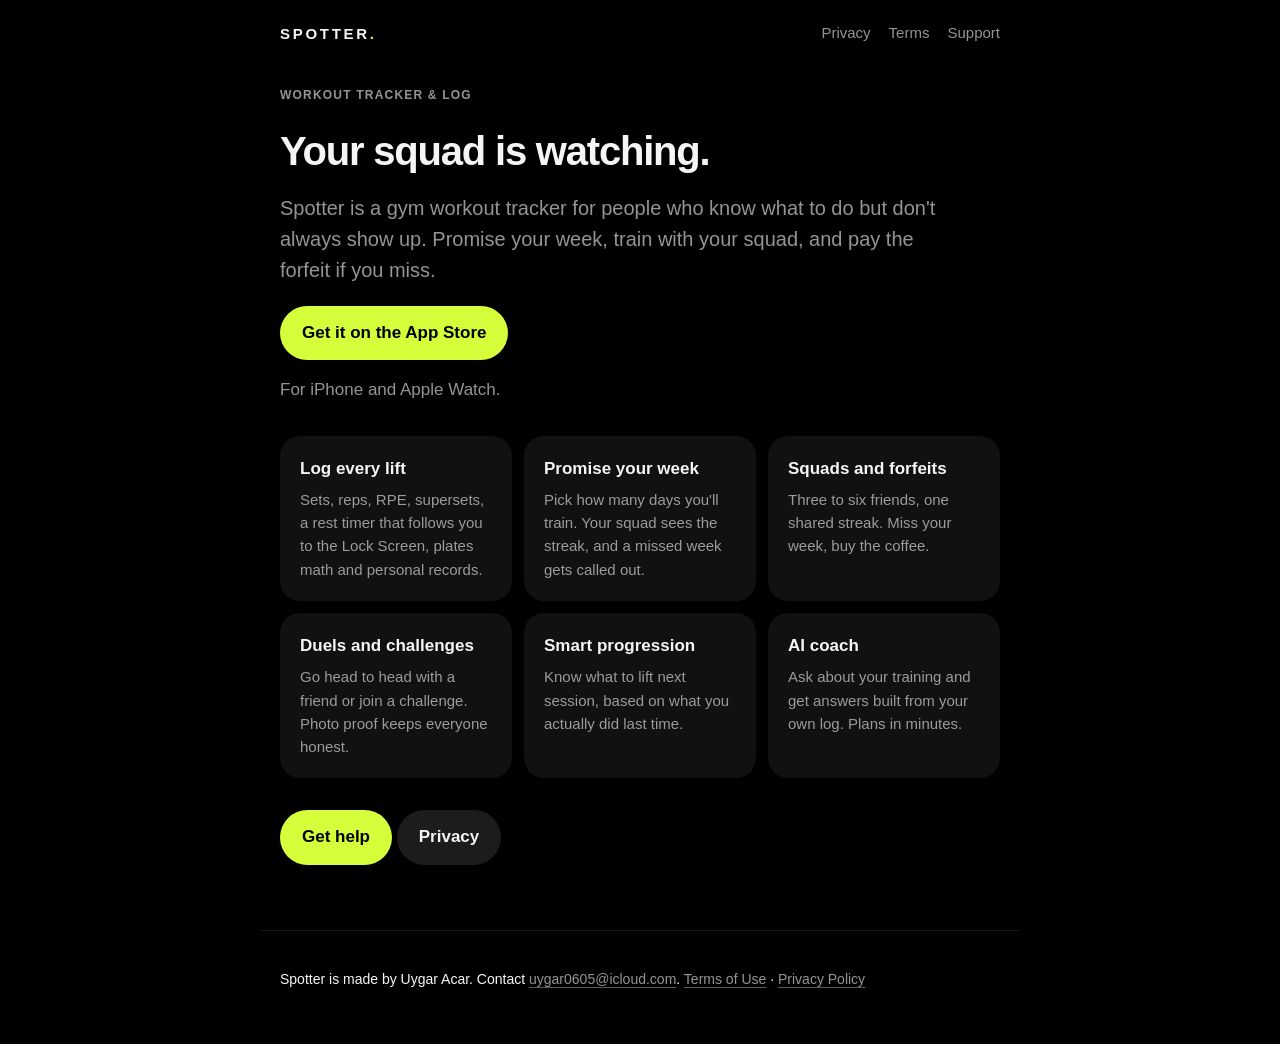
<file: index.html>
<!doctype html>
<html lang="en">
<head>
<meta charset="utf-8">
<meta name="viewport" content="width=device-width, initial-scale=1">
<title>Spotter: Workout Tracker &amp; Log</title>
<meta name="description" content="Spotter is a gym workout tracker with a squad behind you: log every lift, promise your week, and let your friends hold you to it.">
<meta name="apple-itunes-app" content="app-id=6831641586">
<meta property="og:type" content="website">
<meta property="og:site_name" content="Spotter">
<meta property="og:title" content="Spotter: Workout Tracker &amp; Log">
<meta property="og:description" content="Promise your week, train with your squad, and hold each other to it. For iPhone and Apple Watch.">
<meta property="og:url" content="https://uygaracar.github.io/spotter-site/">
<meta property="og:image" content="https://uygaracar.github.io/spotter-site/og.png">
<meta property="og:image:width" content="1200">
<meta property="og:image:height" content="630">
<meta property="og:image:alt" content="Spotter: your squad is watching. The app on two iPhones.">
<meta name="twitter:card" content="summary_large_image">
<meta name="twitter:title" content="Spotter: Workout Tracker &amp; Log">
<meta name="twitter:description" content="Promise your week, train with your squad, and hold each other to it.">
<meta name="twitter:image" content="https://uygaracar.github.io/spotter-site/og.png">
<link rel="apple-touch-icon" href="https://uygaracar.github.io/spotter-site/apple-touch-icon.png">
<link rel="icon" type="image/png" href="https://uygaracar.github.io/spotter-site/favicon.png">
<link rel="stylesheet" href="style.css">
</head>
<body>
<header class="bar"><a class="brand" href="./">SPOTTER<span>.</span></a>
<nav><a href="privacy/">Privacy</a><a href="terms/">Terms</a><a href="support/">Support</a></nav></header>
<main>
<div class="invite" id="invite" hidden>
  <p class="invite-title"><span id="invite-handle"></span> uses Spotter. Hold them to it.</p>
  <p><a class="button" href="https://apps.apple.com/app/id6831641586">Get Spotter on the App Store</a> <a class="button secondary" id="invite-open" href="#">Open their profile</a></p>
  <p class="muted">Have Spotter already? "Open their profile" takes you straight to them.</p>
</div>
<p class="eyebrow">Workout tracker &amp; log</p>
<h1>Your squad is watching.</h1>
<p class="lead">Spotter is a gym workout tracker for people who know what to do but don't always show up. Promise your week, train with your squad, and pay the forfeit if you miss.</p>
<p><a class="button" href="https://apps.apple.com/app/id6831641586">Get it on the App Store</a></p>
<p class="muted">For iPhone and Apple Watch.</p>
<div class="cards">
  <div class="card"><h3>Log every lift</h3><p>Sets, reps, RPE, supersets, a rest timer that follows you to the Lock Screen, plates math and personal records.</p></div>
  <div class="card"><h3>Promise your week</h3><p>Pick how many days you'll train. Your squad sees the streak, and a missed week gets called out.</p></div>
  <div class="card"><h3>Squads and forfeits</h3><p>Three to six friends, one shared streak. Miss your week, buy the coffee.</p></div>
  <div class="card"><h3>Duels and challenges</h3><p>Go head to head with a friend or join a challenge. Photo proof keeps everyone honest.</p></div>
  <div class="card"><h3>Smart progression</h3><p>Know what to lift next session, based on what you actually did last time.</p></div>
  <div class="card"><h3>AI coach</h3><p>Ask about your training and get answers built from your own log. Plans in minutes.</p></div>
</div>
<p><a class="button" href="support/">Get help</a> <a class="button secondary" href="privacy/">Privacy</a></p>
</main>
<footer><p>Spotter is made by Uygar Acar. Contact <a href="mailto:uygar0605@icloud.com">uygar0605@icloud.com</a>. <a href="terms/">Terms of Use</a> · <a href="privacy/">Privacy Policy</a></p></footer>
<script>
// A shared link looks like ?u=<handle>. Show who sent it; anything that isn't a valid handle is ignored.
(function () {
  var handle = new URLSearchParams(location.search).get("u") || "";
  if (!/^[a-z0-9][a-z0-9._]{1,18}[a-z0-9]$/.test(handle)) return;
  document.getElementById("invite-handle").textContent = "@" + handle;
  document.getElementById("invite-open").href = "spotter://u/" + handle;
  document.getElementById("invite").hidden = false;
})();
</script>
</body>
</html>
</file>
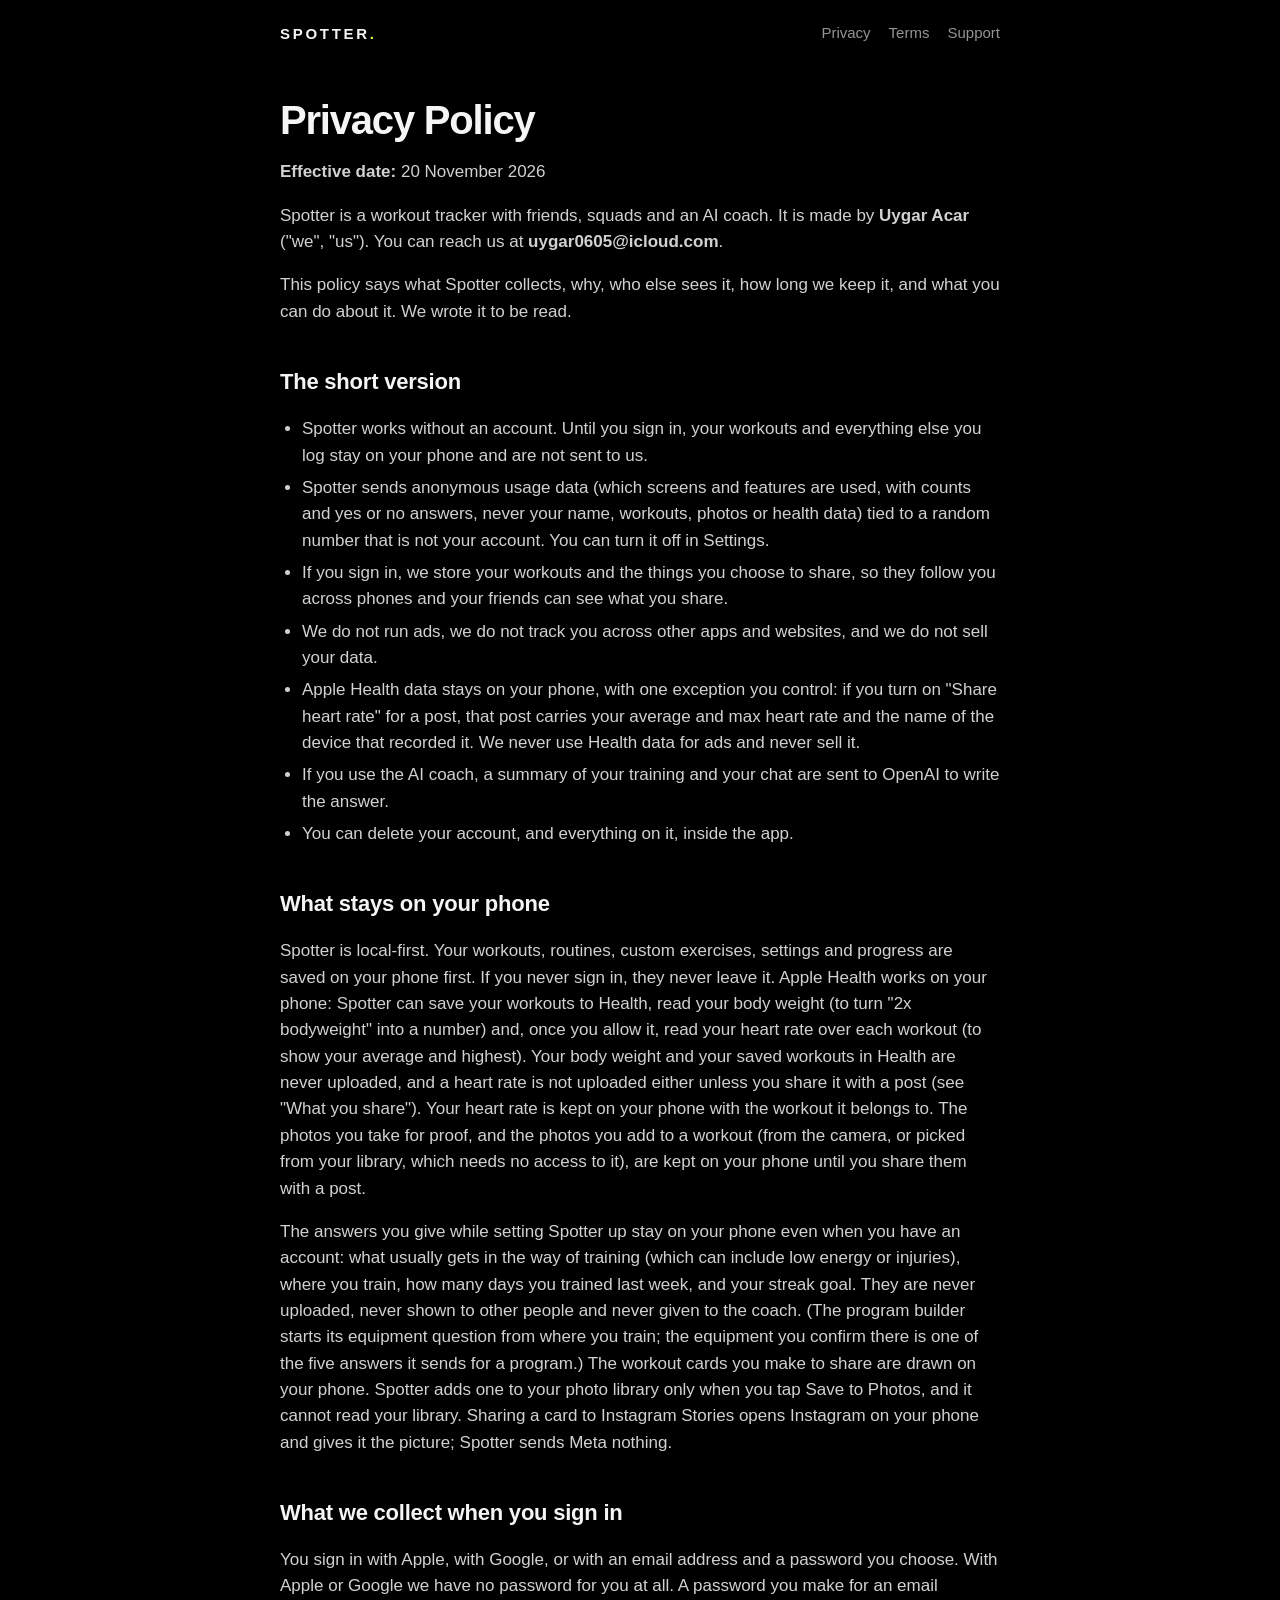
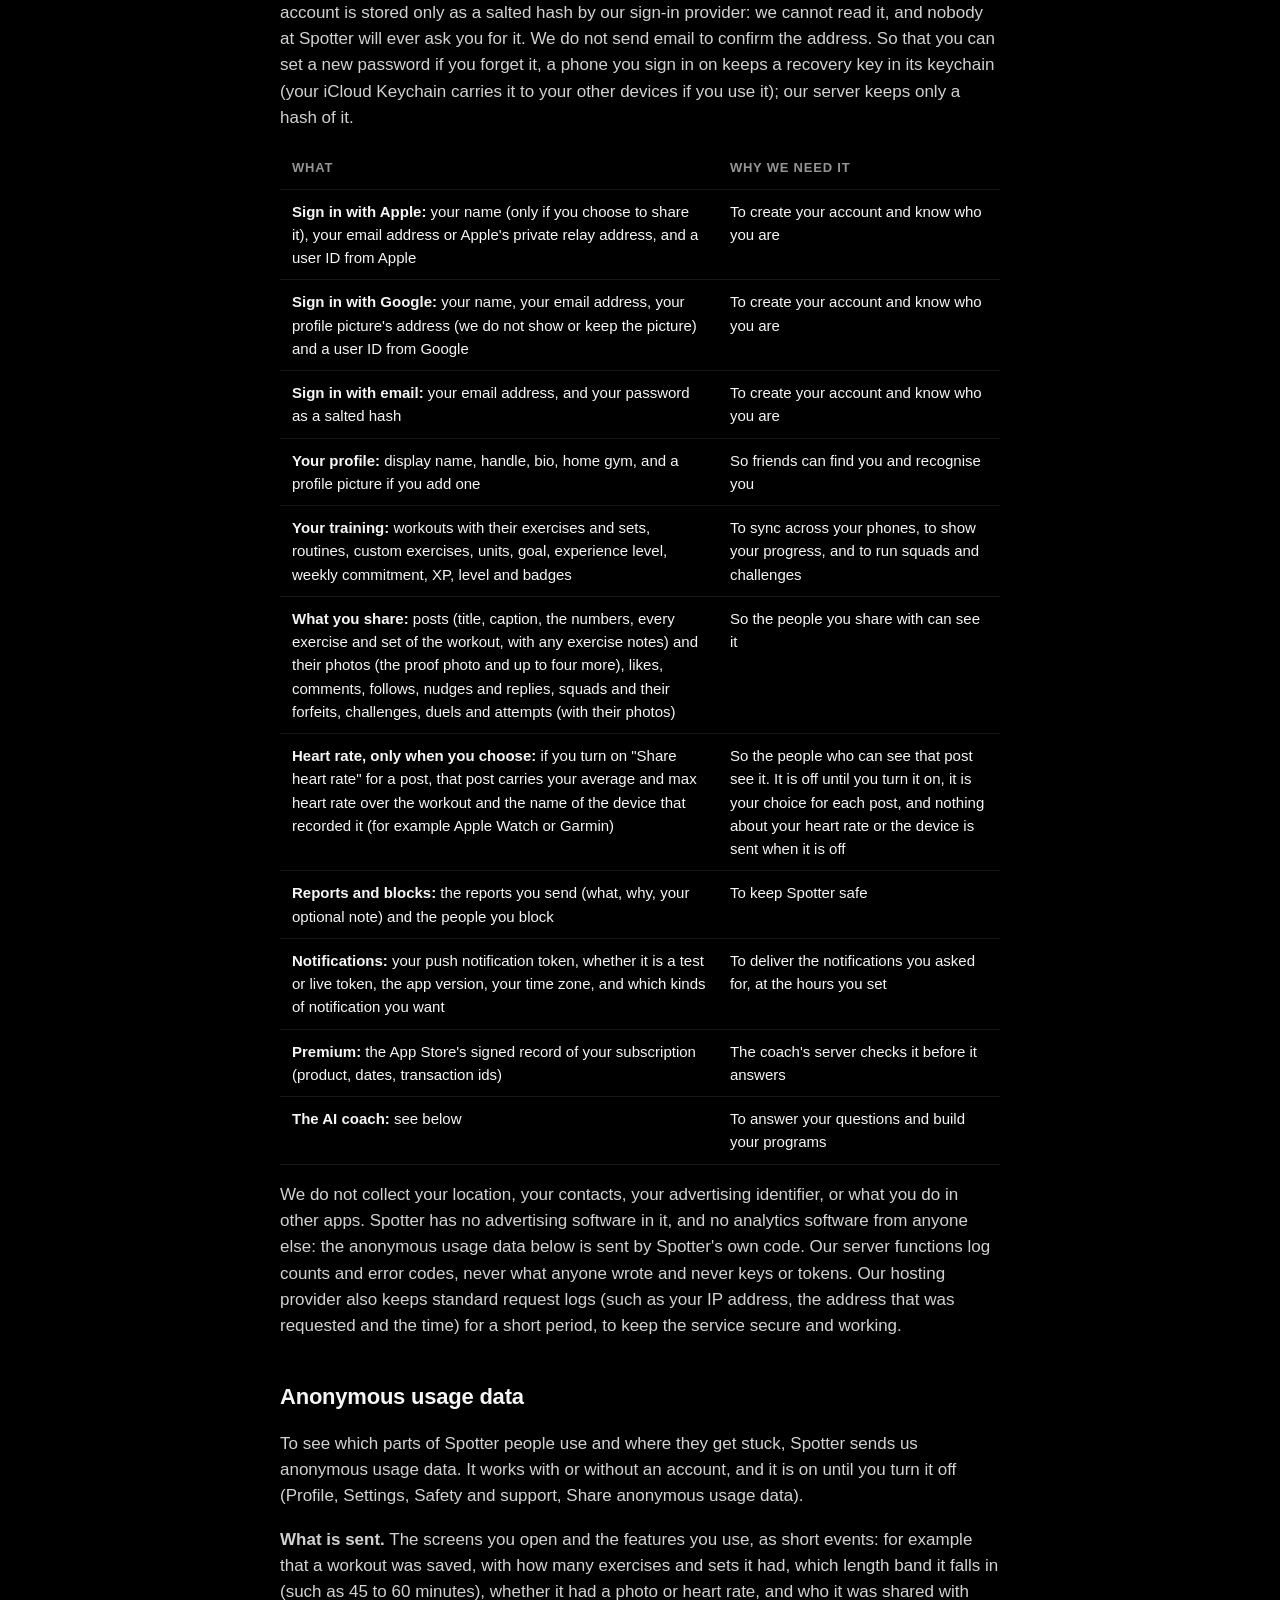
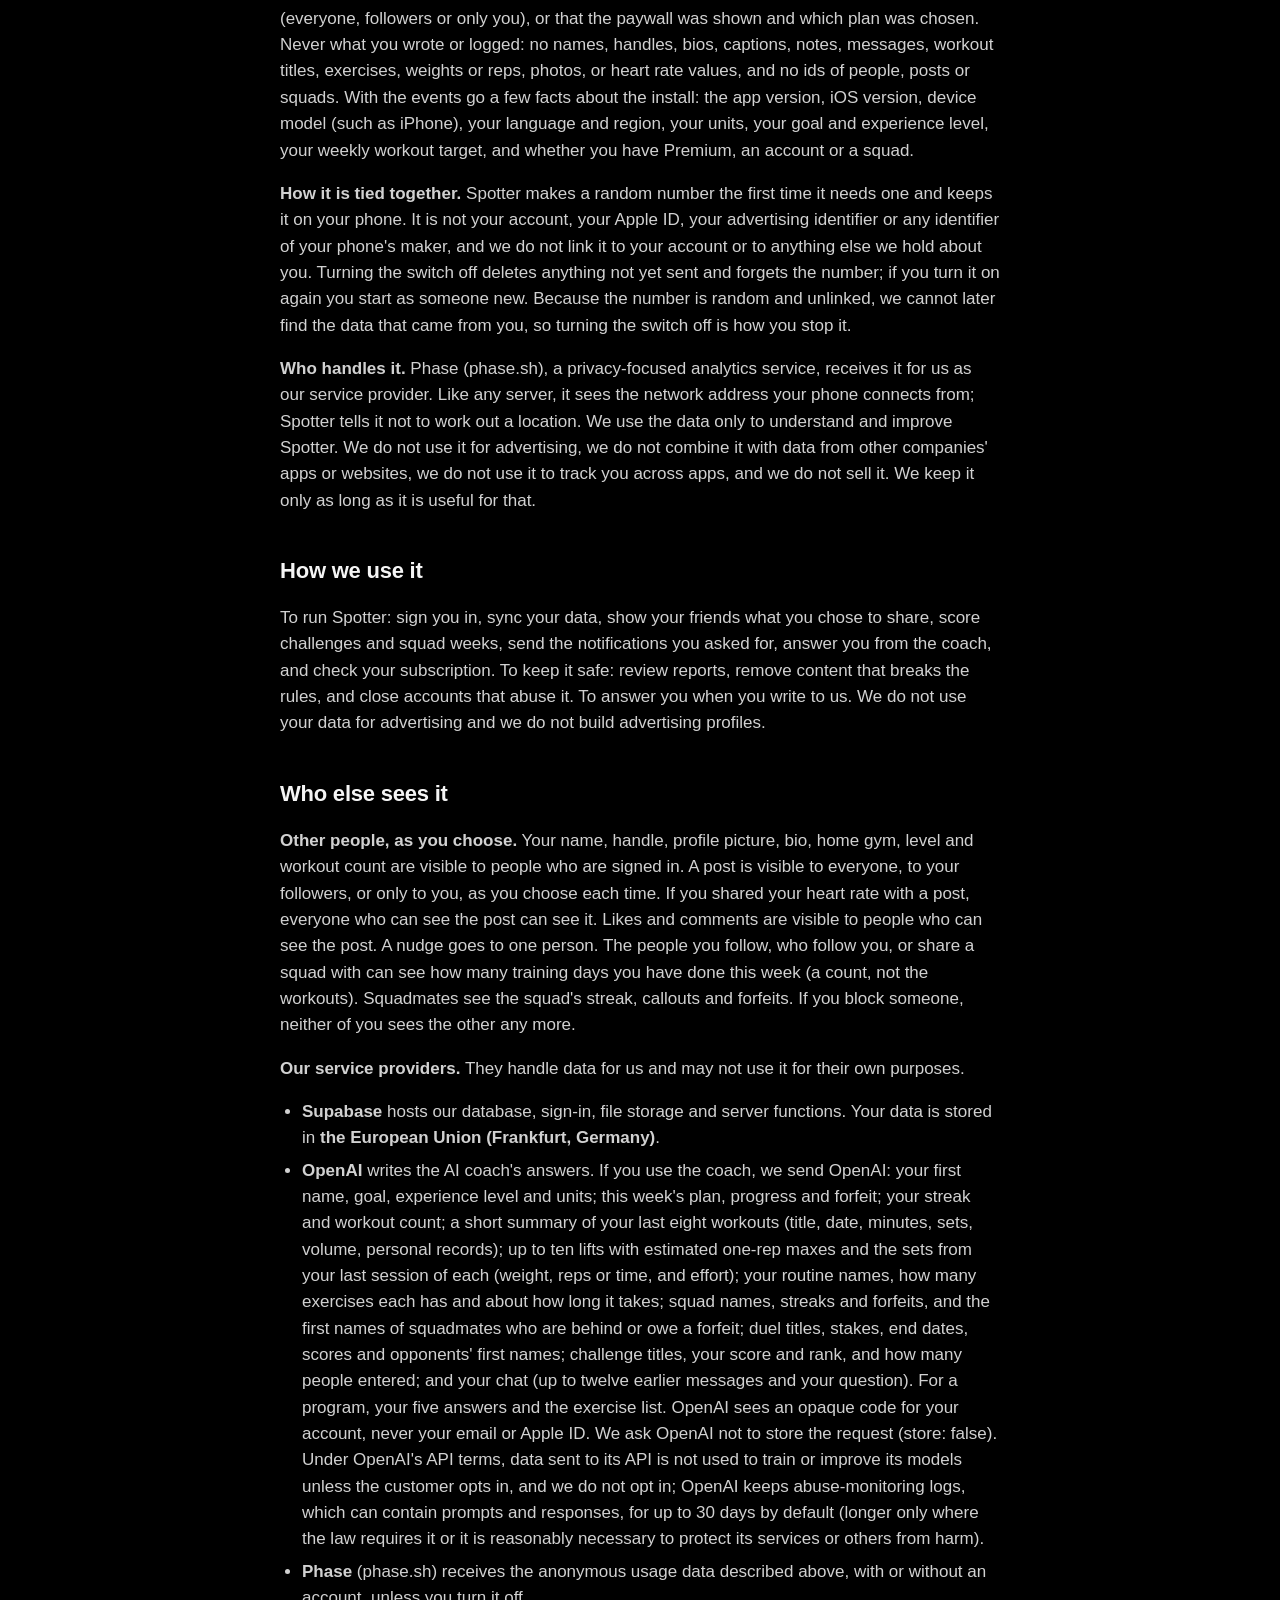
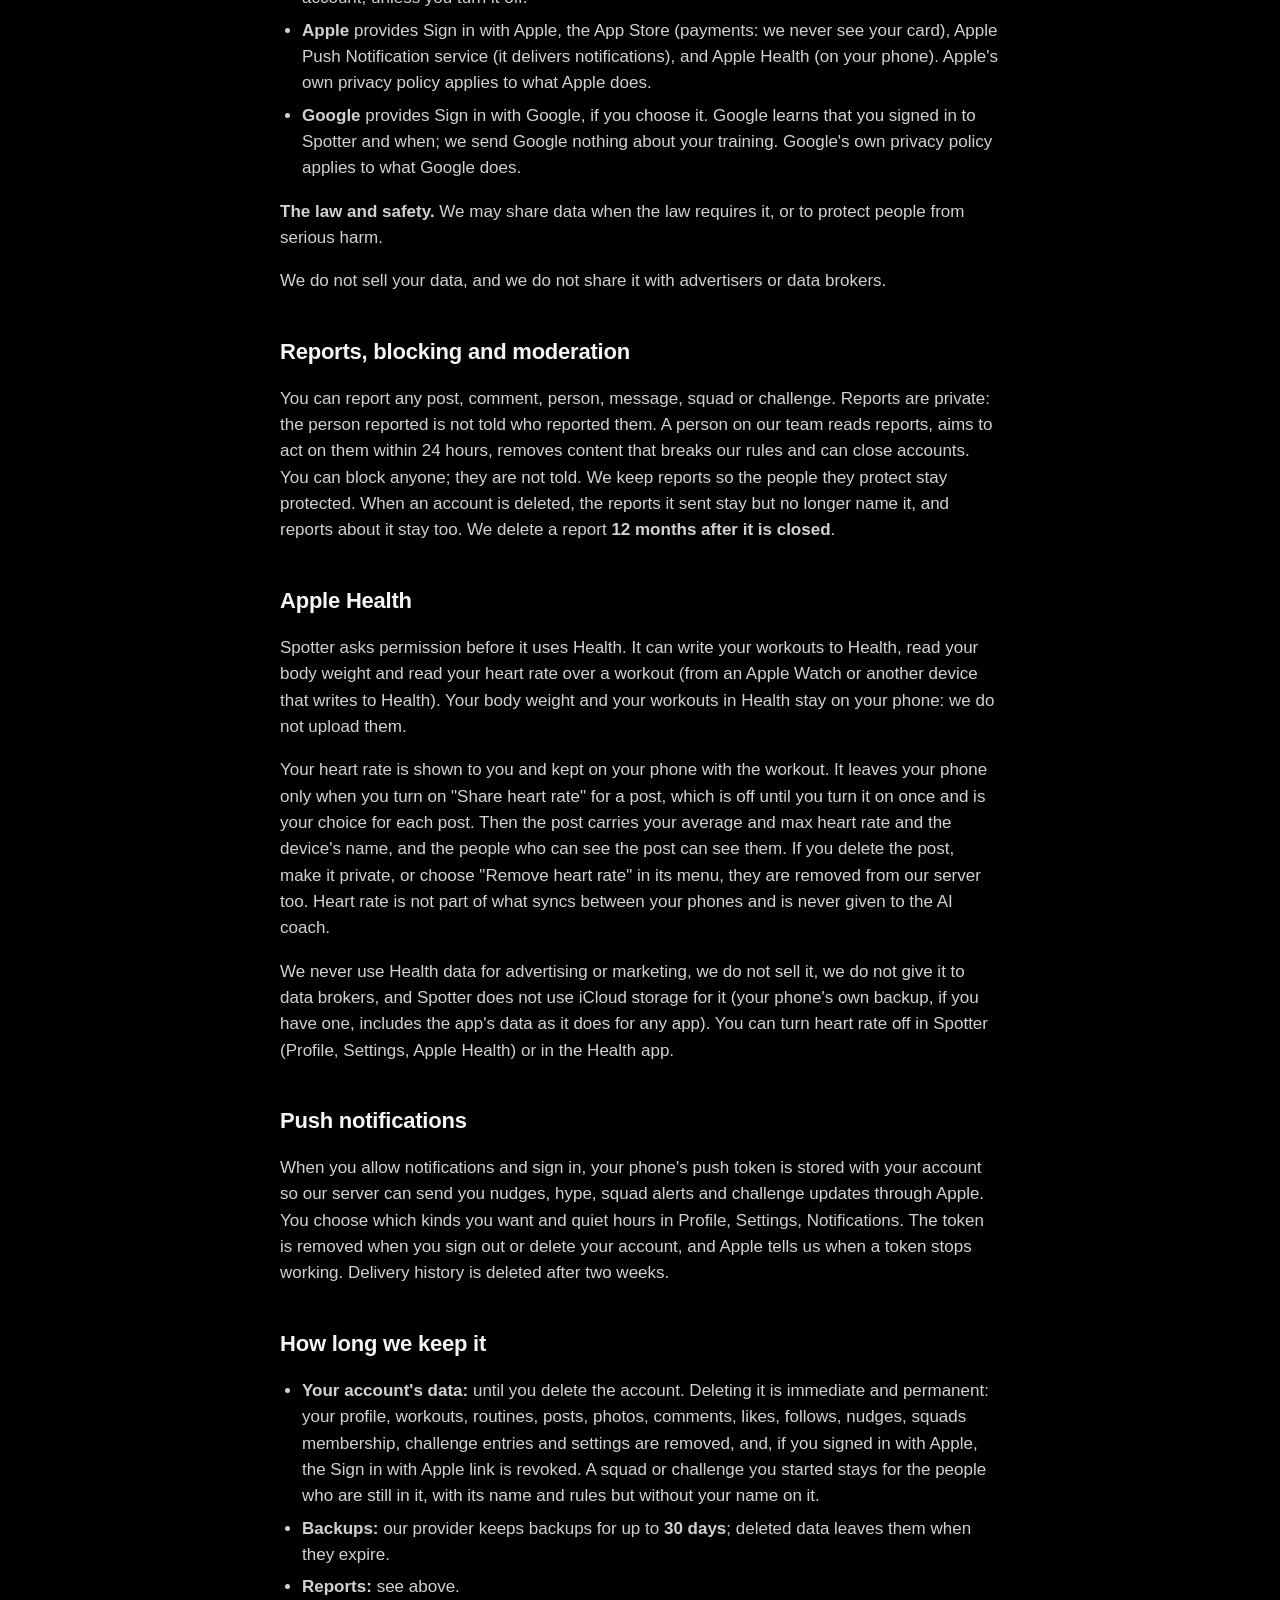
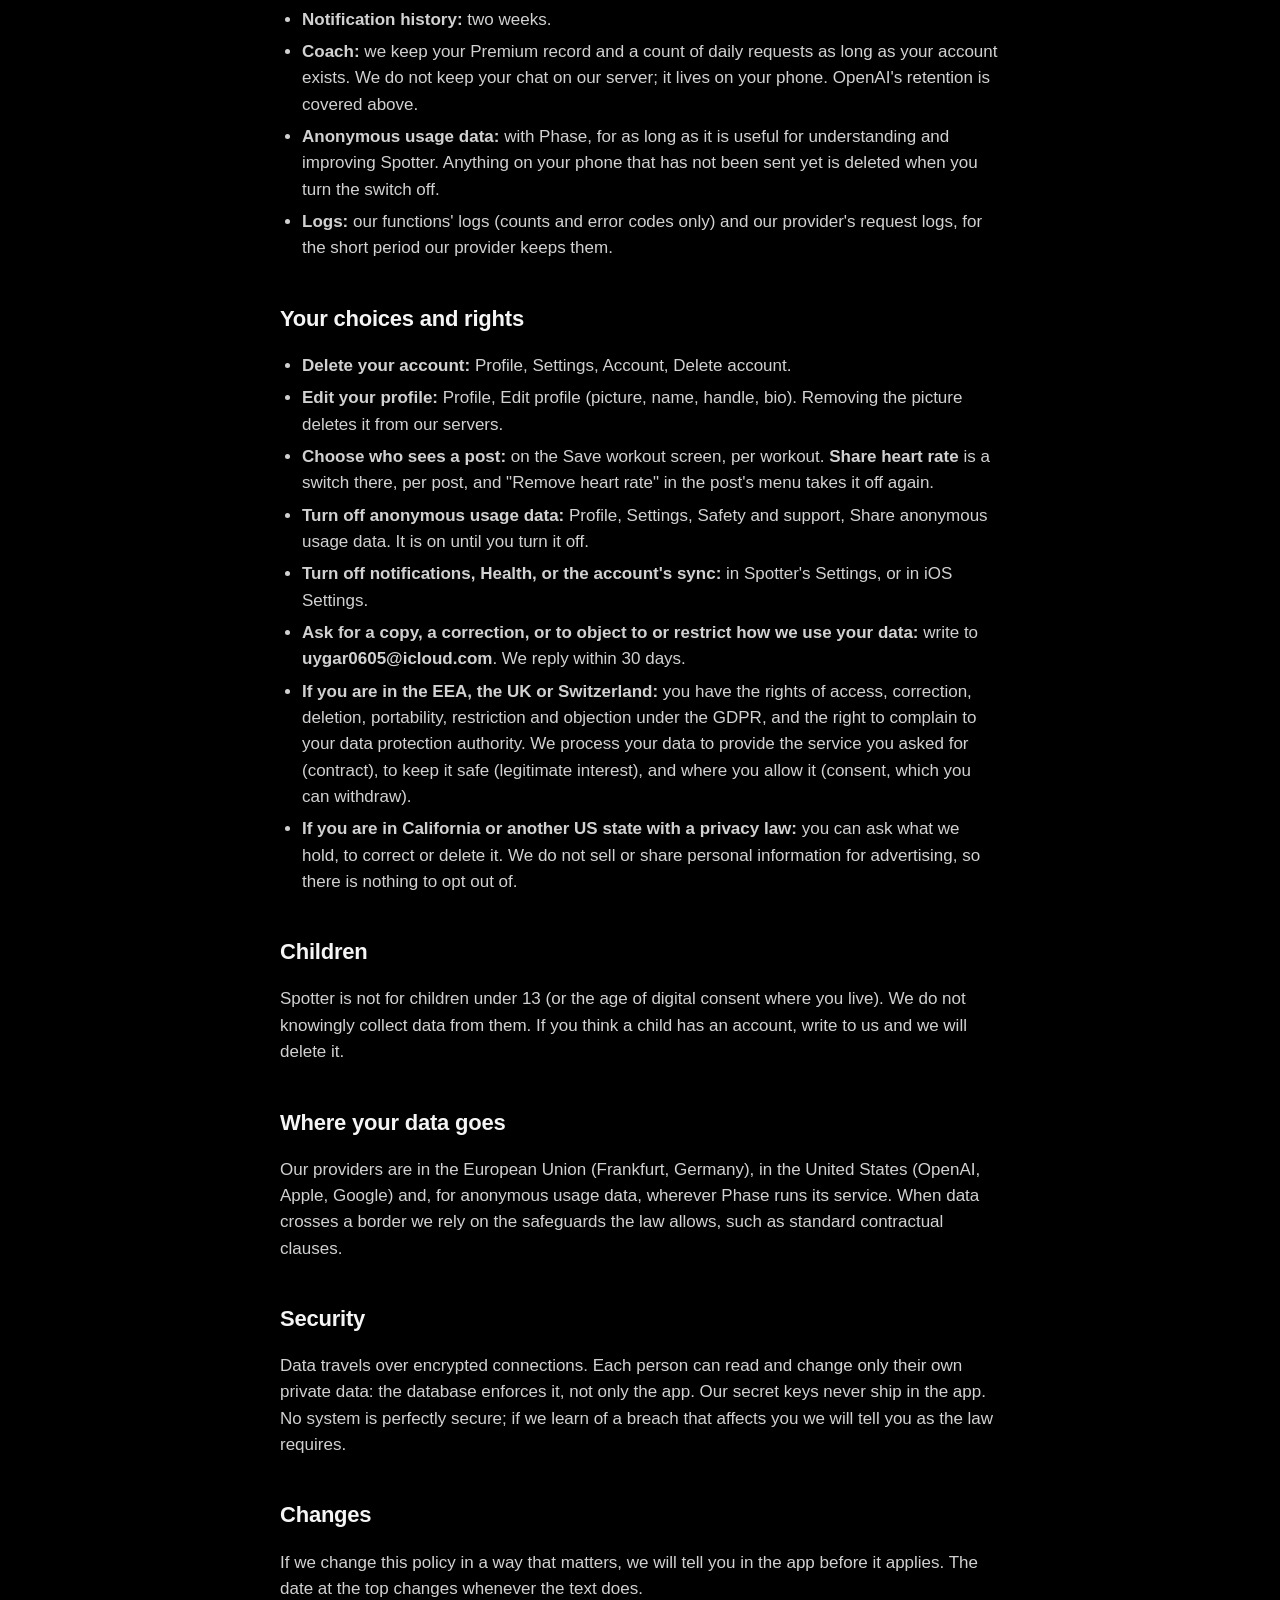
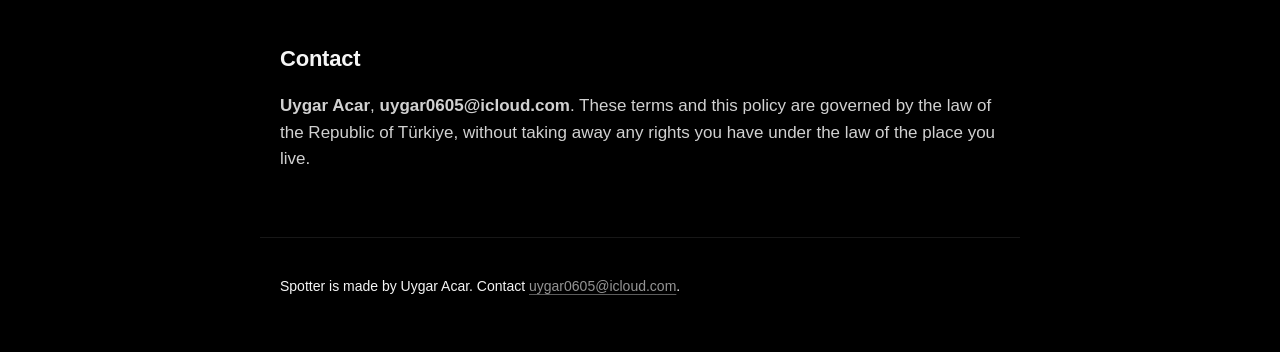
<file: privacy/index.html>
<!doctype html>
<html lang="en">
<head>
<meta charset="utf-8">
<meta name="viewport" content="width=device-width, initial-scale=1">
<title>Privacy Policy · Spotter</title>
<meta name="description" content="How Spotter collects, uses and protects your data.">
<link rel="stylesheet" href="../style.css">
</head>
<body>
<header class="bar"><a class="brand" href="../">SPOTTER<span>.</span></a>
<nav><a href="../privacy/">Privacy</a><a href="../terms/">Terms</a><a href="../support/">Support</a></nav></header>
<main class="doc">
<h1>Privacy Policy</h1>
<p><strong>Effective date:</strong> 20 November 2026</p>
<p>Spotter is a workout tracker with friends, squads and an AI coach. It is made by <strong>Uygar Acar</strong> ("we", "us"). You can reach us at <strong>uygar0605@icloud.com</strong>.</p>
<p>This policy says what Spotter collects, why, who else sees it, how long we keep it, and what you can do about it. We wrote it to be read.</p>
<h2>The short version</h2>
<ul><li>Spotter works without an account. Until you sign in, your workouts and everything else you log stay on your phone and are not sent to us.</li><li>Spotter sends anonymous usage data (which screens and features are used, with counts and yes or no answers, never your name, workouts, photos or health data) tied to a random number that is not your account. You can turn it off in Settings.</li><li>If you sign in, we store your workouts and the things you choose to share, so they follow you across phones and your friends can see what you share.</li><li>We do not run ads, we do not track you across other apps and websites, and we do not sell your data.</li><li>Apple Health data stays on your phone, with one exception you control: if you turn on "Share heart rate" for a post, that post carries your average and max heart rate and the name of the device that recorded it. We never use Health data for ads and never sell it.</li><li>If you use the AI coach, a summary of your training and your chat are sent to OpenAI to write the answer.</li><li>You can delete your account, and everything on it, inside the app.</li></ul>
<h2>What stays on your phone</h2>
<p>Spotter is local-first. Your workouts, routines, custom exercises, settings and progress are saved on your phone first. If you never sign in, they never leave it. Apple Health works on your phone: Spotter can save your workouts to Health, read your body weight (to turn "2x bodyweight" into a number) and, once you allow it, read your heart rate over each workout (to show your average and highest). Your body weight and your saved workouts in Health are never uploaded, and a heart rate is not uploaded either unless you share it with a post (see "What you share"). Your heart rate is kept on your phone with the workout it belongs to. The photos you take for proof, and the photos you add to a workout (from the camera, or picked from your library, which needs no access to it), are kept on your phone until you share them with a post.</p>
<p>The answers you give while setting Spotter up stay on your phone even when you have an account: what usually gets in the way of training (which can include low energy or injuries), where you train, how many days you trained last week, and your streak goal. They are never uploaded, never shown to other people and never given to the coach. (The program builder starts its equipment question from where you train; the equipment you confirm there is one of the five answers it sends for a program.) The workout cards you make to share are drawn on your phone. Spotter adds one to your photo library only when you tap Save to Photos, and it cannot read your library. Sharing a card to Instagram Stories opens Instagram on your phone and gives it the picture; Spotter sends Meta nothing.</p>
<h2>What we collect when you sign in</h2>
<p>You sign in with Apple, with Google, or with an email address and a password you choose. With Apple or Google we have no password for you at all. A password you make for an email account is stored only as a salted hash by our sign-in provider: we cannot read it, and nobody at Spotter will ever ask you for it. We do not send email to confirm the address. So that you can set a new password if you forget it, a phone you sign in on keeps a recovery key in its keychain (your iCloud Keychain carries it to your other devices if you use it); our server keeps only a hash of it.</p>
<div class="table"><table><thead><tr><th>What</th><th>Why we need it</th></tr></thead><tbody><tr><td><strong>Sign in with Apple:</strong> your name (only if you choose to share it), your email address or Apple's private relay address, and a user ID from Apple</td><td>To create your account and know who you are</td></tr><tr><td><strong>Sign in with Google:</strong> your name, your email address, your profile picture's address (we do not show or keep the picture) and a user ID from Google</td><td>To create your account and know who you are</td></tr><tr><td><strong>Sign in with email:</strong> your email address, and your password as a salted hash</td><td>To create your account and know who you are</td></tr><tr><td><strong>Your profile:</strong> display name, handle, bio, home gym, and a profile picture if you add one</td><td>So friends can find you and recognise you</td></tr><tr><td><strong>Your training:</strong> workouts with their exercises and sets, routines, custom exercises, units, goal, experience level, weekly commitment, XP, level and badges</td><td>To sync across your phones, to show your progress, and to run squads and challenges</td></tr><tr><td><strong>What you share:</strong> posts (title, caption, the numbers, every exercise and set of the workout, with any exercise notes) and their photos (the proof photo and up to four more), likes, comments, follows, nudges and replies, squads and their forfeits, challenges, duels and attempts (with their photos)</td><td>So the people you share with can see it</td></tr><tr><td><strong>Heart rate, only when you choose:</strong> if you turn on "Share heart rate" for a post, that post carries your average and max heart rate over the workout and the name of the device that recorded it (for example Apple Watch or Garmin)</td><td>So the people who can see that post see it. It is off until you turn it on, it is your choice for each post, and nothing about your heart rate or the device is sent when it is off</td></tr><tr><td><strong>Reports and blocks:</strong> the reports you send (what, why, your optional note) and the people you block</td><td>To keep Spotter safe</td></tr><tr><td><strong>Notifications:</strong> your push notification token, whether it is a test or live token, the app version, your time zone, and which kinds of notification you want</td><td>To deliver the notifications you asked for, at the hours you set</td></tr><tr><td><strong>Premium:</strong> the App Store's signed record of your subscription (product, dates, transaction ids)</td><td>The coach's server checks it before it answers</td></tr><tr><td><strong>The AI coach:</strong> see below</td><td>To answer your questions and build your programs</td></tr></tbody></table></div>
<p>We do not collect your location, your contacts, your advertising identifier, or what you do in other apps. Spotter has no advertising software in it, and no analytics software from anyone else: the anonymous usage data below is sent by Spotter's own code. Our server functions log counts and error codes, never what anyone wrote and never keys or tokens. Our hosting provider also keeps standard request logs (such as your IP address, the address that was requested and the time) for a short period, to keep the service secure and working.</p>
<h2>Anonymous usage data</h2>
<p>To see which parts of Spotter people use and where they get stuck, Spotter sends us anonymous usage data. It works with or without an account, and it is on until you turn it off (Profile, Settings, Safety and support, Share anonymous usage data).</p>
<p><strong>What is sent.</strong> The screens you open and the features you use, as short events: for example that a workout was saved, with how many exercises and sets it had, which length band it falls in (such as 45 to 60 minutes), whether it had a photo or heart rate, and who it was shared with (everyone, followers or only you), or that the paywall was shown and which plan was chosen. Never what you wrote or logged: no names, handles, bios, captions, notes, messages, workout titles, exercises, weights or reps, photos, or heart rate values, and no ids of people, posts or squads. With the events go a few facts about the install: the app version, iOS version, device model (such as iPhone), your language and region, your units, your goal and experience level, your weekly workout target, and whether you have Premium, an account or a squad.</p>
<p><strong>How it is tied together.</strong> Spotter makes a random number the first time it needs one and keeps it on your phone. It is not your account, your Apple ID, your advertising identifier or any identifier of your phone's maker, and we do not link it to your account or to anything else we hold about you. Turning the switch off deletes anything not yet sent and forgets the number; if you turn it on again you start as someone new. Because the number is random and unlinked, we cannot later find the data that came from you, so turning the switch off is how you stop it.</p>
<p><strong>Who handles it.</strong> Phase (phase.sh), a privacy-focused analytics service, receives it for us as our service provider. Like any server, it sees the network address your phone connects from; Spotter tells it not to work out a location. We use the data only to understand and improve Spotter. We do not use it for advertising, we do not combine it with data from other companies' apps or websites, we do not use it to track you across apps, and we do not sell it. We keep it only as long as it is useful for that.</p>
<h2>How we use it</h2>
<p>To run Spotter: sign you in, sync your data, show your friends what you chose to share, score challenges and squad weeks, send the notifications you asked for, answer you from the coach, and check your subscription. To keep it safe: review reports, remove content that breaks the rules, and close accounts that abuse it. To answer you when you write to us. We do not use your data for advertising and we do not build advertising profiles.</p>
<h2>Who else sees it</h2>
<p><strong>Other people, as you choose.</strong> Your name, handle, profile picture, bio, home gym, level and workout count are visible to people who are signed in. A post is visible to everyone, to your followers, or only to you, as you choose each time. If you shared your heart rate with a post, everyone who can see the post can see it. Likes and comments are visible to people who can see the post. A nudge goes to one person. The people you follow, who follow you, or share a squad with can see how many training days you have done this week (a count, not the workouts). Squadmates see the squad's streak, callouts and forfeits. If you block someone, neither of you sees the other any more.</p>
<p><strong>Our service providers.</strong> They handle data for us and may not use it for their own purposes.</p>
<ul><li><strong>Supabase</strong> hosts our database, sign-in, file storage and server functions. Your data is stored in <strong>the European Union (Frankfurt, Germany)</strong>.</li><li><strong>OpenAI</strong> writes the AI coach's answers. If you use the coach, we send OpenAI: your first name, goal, experience level and units; this week's plan, progress and forfeit; your streak and workout count; a short summary of your last eight workouts (title, date, minutes, sets, volume, personal records); up to ten lifts with estimated one-rep maxes and the sets from your last session of each (weight, reps or time, and effort); your routine names, how many exercises each has and about how long it takes; squad names, streaks and forfeits, and the first names of squadmates who are behind or owe a forfeit; duel titles, stakes, end dates, scores and opponents' first names; challenge titles, your score and rank, and how many people entered; and your chat (up to twelve earlier messages and your question). For a program, your five answers and the exercise list. OpenAI sees an opaque code for your account, never your email or Apple ID. We ask OpenAI not to store the request (store: false). Under OpenAI's API terms, data sent to its API is not used to train or improve its models unless the customer opts in, and we do not opt in; OpenAI keeps abuse-monitoring logs, which can contain prompts and responses, for up to 30 days by default (longer only where the law requires it or it is reasonably necessary to protect its services or others from harm).</li><li><strong>Phase</strong> (phase.sh) receives the anonymous usage data described above, with or without an account, unless you turn it off.</li><li><strong>Apple</strong> provides Sign in with Apple, the App Store (payments: we never see your card), Apple Push Notification service (it delivers notifications), and Apple Health (on your phone). Apple's own privacy policy applies to what Apple does.</li><li><strong>Google</strong> provides Sign in with Google, if you choose it. Google learns that you signed in to Spotter and when; we send Google nothing about your training. Google's own privacy policy applies to what Google does.</li></ul>
<p><strong>The law and safety.</strong> We may share data when the law requires it, or to protect people from serious harm.</p>
<p>We do not sell your data, and we do not share it with advertisers or data brokers.</p>
<h2>Reports, blocking and moderation</h2>
<p>You can report any post, comment, person, message, squad or challenge. Reports are private: the person reported is not told who reported them. A person on our team reads reports, aims to act on them within 24 hours, removes content that breaks our rules and can close accounts. You can block anyone; they are not told. We keep reports so the people they protect stay protected. When an account is deleted, the reports it sent stay but no longer name it, and reports about it stay too. We delete a report <strong>12 months after it is closed</strong>.</p>
<h2>Apple Health</h2>
<p>Spotter asks permission before it uses Health. It can write your workouts to Health, read your body weight and read your heart rate over a workout (from an Apple Watch or another device that writes to Health). Your body weight and your workouts in Health stay on your phone: we do not upload them.</p>
<p>Your heart rate is shown to you and kept on your phone with the workout. It leaves your phone only when you turn on "Share heart rate" for a post, which is off until you turn it on once and is your choice for each post. Then the post carries your average and max heart rate and the device's name, and the people who can see the post can see them. If you delete the post, make it private, or choose "Remove heart rate" in its menu, they are removed from our server too. Heart rate is not part of what syncs between your phones and is never given to the AI coach.</p>
<p>We never use Health data for advertising or marketing, we do not sell it, we do not give it to data brokers, and Spotter does not use iCloud storage for it (your phone's own backup, if you have one, includes the app's data as it does for any app). You can turn heart rate off in Spotter (Profile, Settings, Apple Health) or in the Health app.</p>
<h2>Push notifications</h2>
<p>When you allow notifications and sign in, your phone's push token is stored with your account so our server can send you nudges, hype, squad alerts and challenge updates through Apple. You choose which kinds you want and quiet hours in Profile, Settings, Notifications. The token is removed when you sign out or delete your account, and Apple tells us when a token stops working. Delivery history is deleted after two weeks.</p>
<h2>How long we keep it</h2>
<ul><li><strong>Your account's data:</strong> until you delete the account. Deleting it is immediate and permanent: your profile, workouts, routines, posts, photos, comments, likes, follows, nudges, squads membership, challenge entries and settings are removed, and, if you signed in with Apple, the Sign in with Apple link is revoked. A squad or challenge you started stays for the people who are still in it, with its name and rules but without your name on it.</li><li><strong>Backups:</strong> our provider keeps backups for up to <strong>30 days</strong>; deleted data leaves them when they expire.</li><li><strong>Reports:</strong> see above.</li><li><strong>Notification history:</strong> two weeks.</li><li><strong>Coach:</strong> we keep your Premium record and a count of daily requests as long as your account exists. We do not keep your chat on our server; it lives on your phone. OpenAI's retention is covered above.</li><li><strong>Anonymous usage data:</strong> with Phase, for as long as it is useful for understanding and improving Spotter. Anything on your phone that has not been sent yet is deleted when you turn the switch off.</li><li><strong>Logs:</strong> our functions' logs (counts and error codes only) and our provider's request logs, for the short period our provider keeps them.</li></ul>
<h2>Your choices and rights</h2>
<ul><li><strong>Delete your account:</strong> Profile, Settings, Account, Delete account.</li><li><strong>Edit your profile:</strong> Profile, Edit profile (picture, name, handle, bio). Removing the picture deletes it from our servers.</li><li><strong>Choose who sees a post:</strong> on the Save workout screen, per workout. <strong>Share heart rate</strong> is a switch there, per post, and "Remove heart rate" in the post's menu takes it off again.</li><li><strong>Turn off anonymous usage data:</strong> Profile, Settings, Safety and support, Share anonymous usage data. It is on until you turn it off.</li><li><strong>Turn off notifications, Health, or the account's sync:</strong> in Spotter's Settings, or in iOS Settings.</li><li><strong>Ask for a copy, a correction, or to object to or restrict how we use your data:</strong> write to <strong>uygar0605@icloud.com</strong>. We reply within 30 days.</li><li><strong>If you are in the EEA, the UK or Switzerland:</strong> you have the rights of access, correction, deletion, portability, restriction and objection under the GDPR, and the right to complain to your data protection authority. We process your data to provide the service you asked for (contract), to keep it safe (legitimate interest), and where you allow it (consent, which you can withdraw).</li><li><strong>If you are in California or another US state with a privacy law:</strong> you can ask what we hold, to correct or delete it. We do not sell or share personal information for advertising, so there is nothing to opt out of.</li></ul>
<h2>Children</h2>
<p>Spotter is not for children under 13 (or the age of digital consent where you live). We do not knowingly collect data from them. If you think a child has an account, write to us and we will delete it.</p>
<h2>Where your data goes</h2>
<p>Our providers are in the European Union (Frankfurt, Germany), in the United States (OpenAI, Apple, Google) and, for anonymous usage data, wherever Phase runs its service. When data crosses a border we rely on the safeguards the law allows, such as standard contractual clauses.</p>
<h2>Security</h2>
<p>Data travels over encrypted connections. Each person can read and change only their own private data: the database enforces it, not only the app. Our secret keys never ship in the app. No system is perfectly secure; if we learn of a breach that affects you we will tell you as the law requires.</p>
<h2>Changes</h2>
<p>If we change this policy in a way that matters, we will tell you in the app before it applies. The date at the top changes whenever the text does.</p>
<h2>Contact</h2>
<p><strong>Uygar Acar</strong>, <strong>uygar0605@icloud.com</strong>. These terms and this policy are governed by the law of the Republic of Türkiye, without taking away any rights you have under the law of the place you live.</p>
</main>
<footer><p>Spotter is made by Uygar Acar. Contact <a href="mailto:uygar0605@icloud.com">uygar0605@icloud.com</a>.</p></footer>
</body>
</html>
</file>
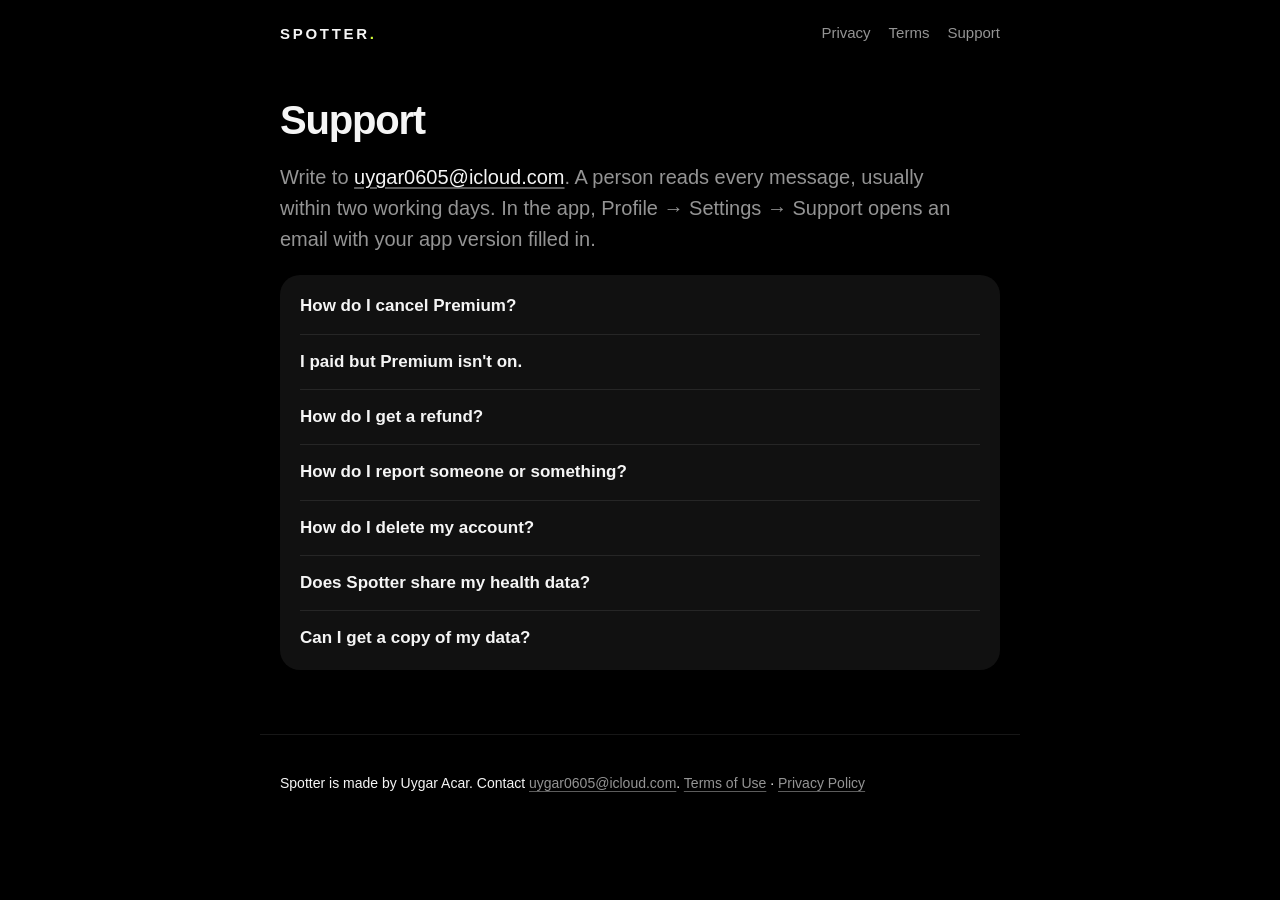
<file: support/index.html>
<!doctype html>
<html lang="en">
<head>
<meta charset="utf-8">
<meta name="viewport" content="width=device-width, initial-scale=1">
<title>Support · Spotter</title>
<meta name="description" content="Get help with Spotter: your account, Premium, reporting content and your data.">
<link rel="stylesheet" href="../style.css">
</head>
<body>
<header class="bar"><a class="brand" href="../">SPOTTER<span>.</span></a>
<nav><a href="../privacy/">Privacy</a><a href="../terms/">Terms</a><a href="../support/">Support</a></nav></header>
<main>
<h1>Support</h1>
<p class="lead">Write to <a href="mailto:uygar0605@icloud.com?subject=Spotter%20support">uygar0605@icloud.com</a>. A person reads every message, usually within two working days. In the app, Profile → Settings → Support opens an email with your app version filled in.</p>
<div class="qa">
<details><summary>How do I cancel Premium?</summary><p>Subscriptions are handled by Apple. On your iPhone open Settings → your name → Subscriptions → Spotter, or in Spotter go to Profile → Settings → Spotter Premium → Manage subscription. Cancel at least 24 hours before the renewal date to avoid the next charge.</p></details>
<details><summary>I paid but Premium isn't on.</summary><p>Open the Premium screen and tap Restore purchases, signed in with the Apple ID you paid with. If that doesn't work, email us and include the date of the purchase.</p></details>
<details><summary>How do I get a refund?</summary><p>Refunds are handled by Apple. Request one at reportaproblem.apple.com.</p></details>
<details><summary>How do I report someone or something?</summary><p>Use Report in the menu on any post, comment, profile, message, squad or challenge. We review reports within 24 hours and remove what breaks the rules. You can also block anyone: you will stop seeing each other everywhere in Spotter.</p></details>
<details><summary>How do I delete my account?</summary><p>In Spotter go to Profile → Settings → Account → Delete account. It removes your account, workouts, posts, photos and everything stored on our servers. If you can't sign in, email us from the address on your account.</p></details>
<details><summary>Does Spotter share my health data?</summary><p>No. Data from Apple Health is only used inside Spotter for the features you turn on, and is never sold or used for advertising. See the <a href="../privacy/">Privacy Policy</a>.</p></details>
<details><summary>Can I get a copy of my data?</summary><p>Yes. Email us and we will send it within 30 days.</p></details>
</div>
</main>
<footer><p>Spotter is made by Uygar Acar. Contact <a href="mailto:uygar0605@icloud.com">uygar0605@icloud.com</a>. <a href="../terms/">Terms of Use</a> · <a href="../privacy/">Privacy Policy</a></p></footer>
</body>
</html>
</file>
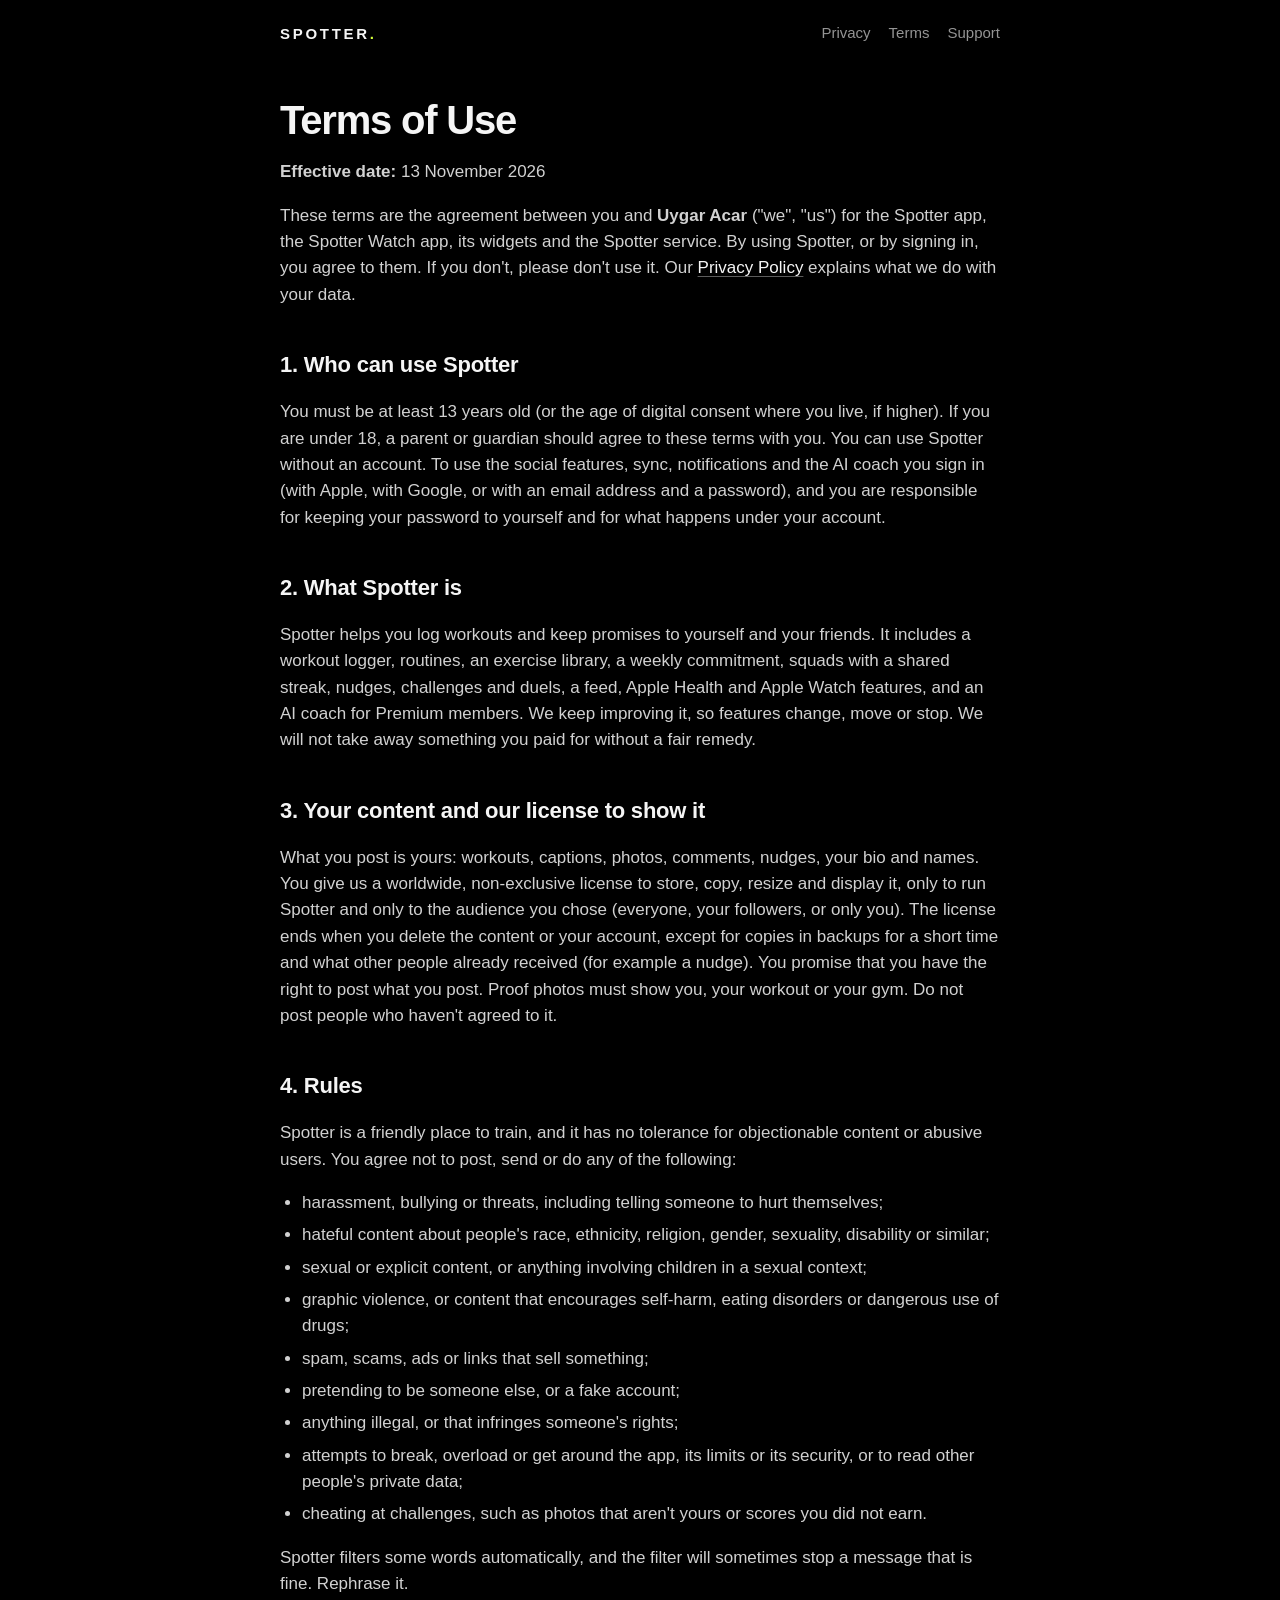
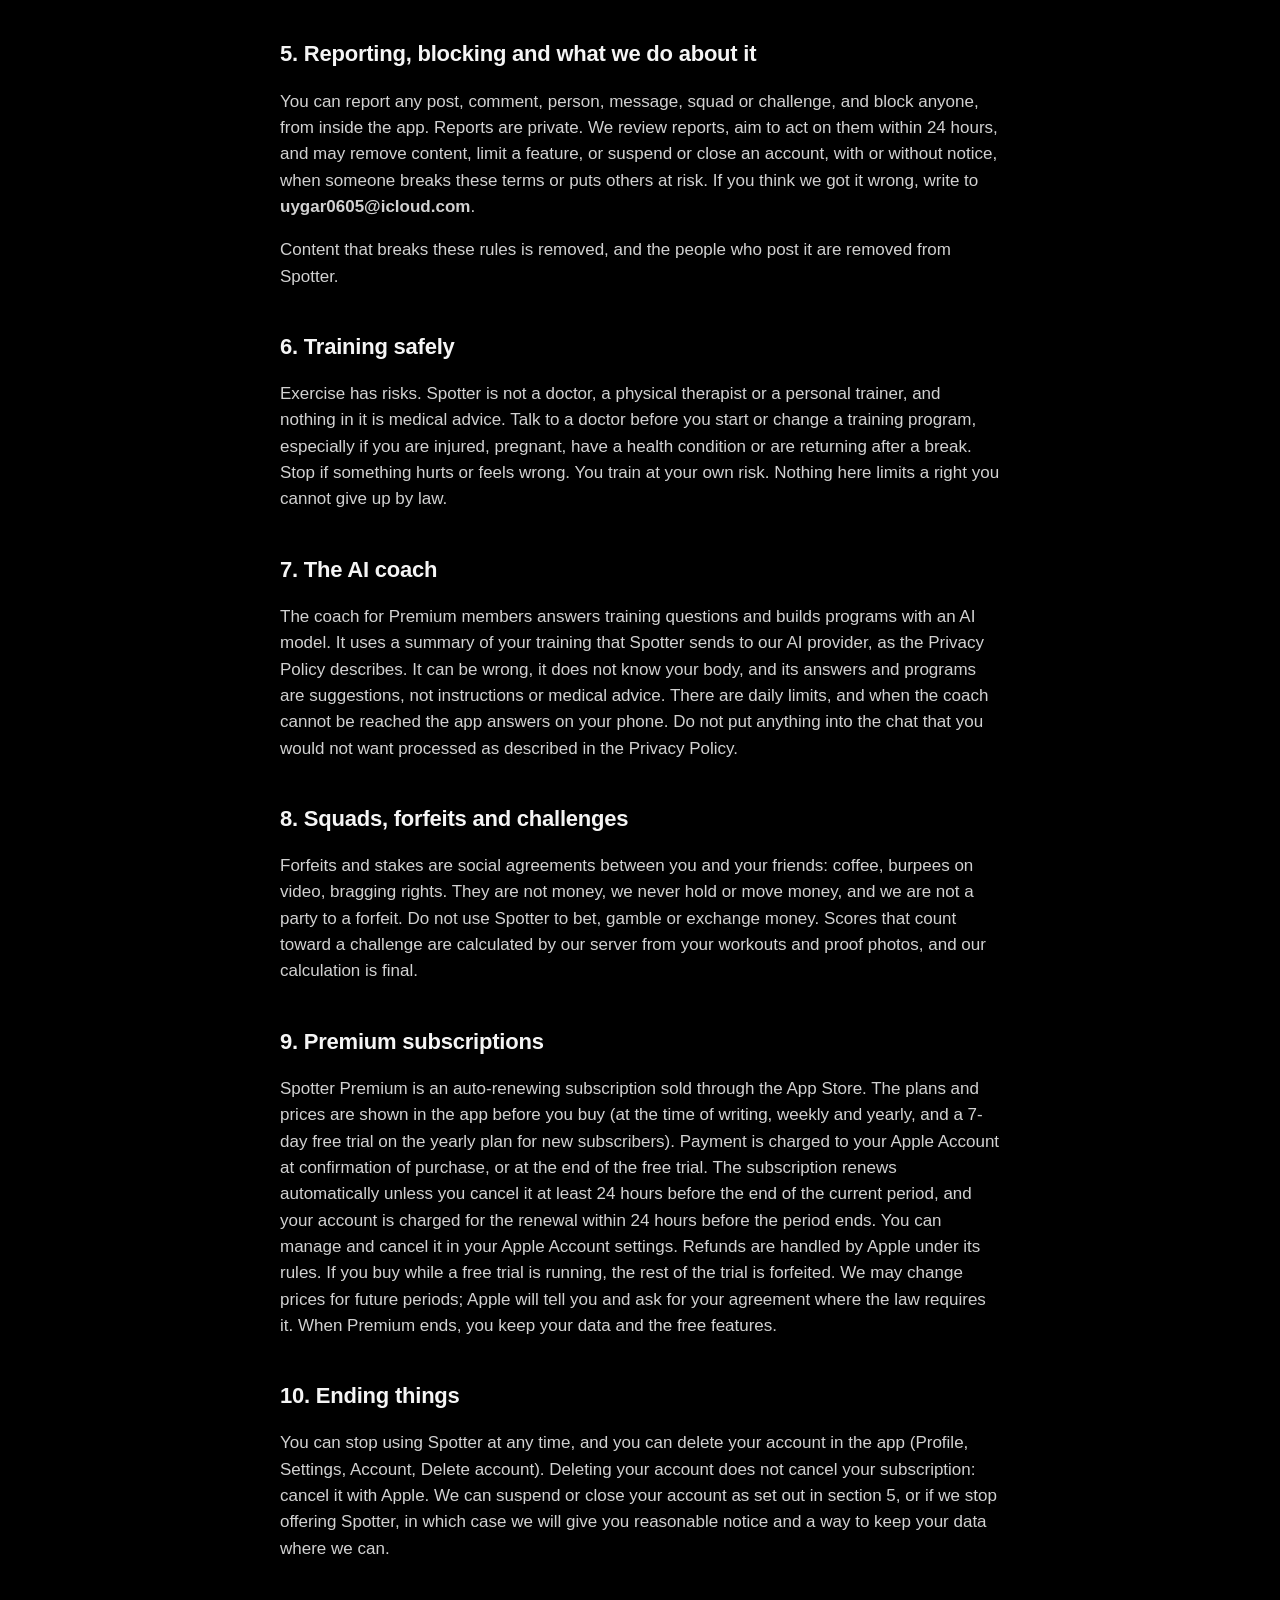
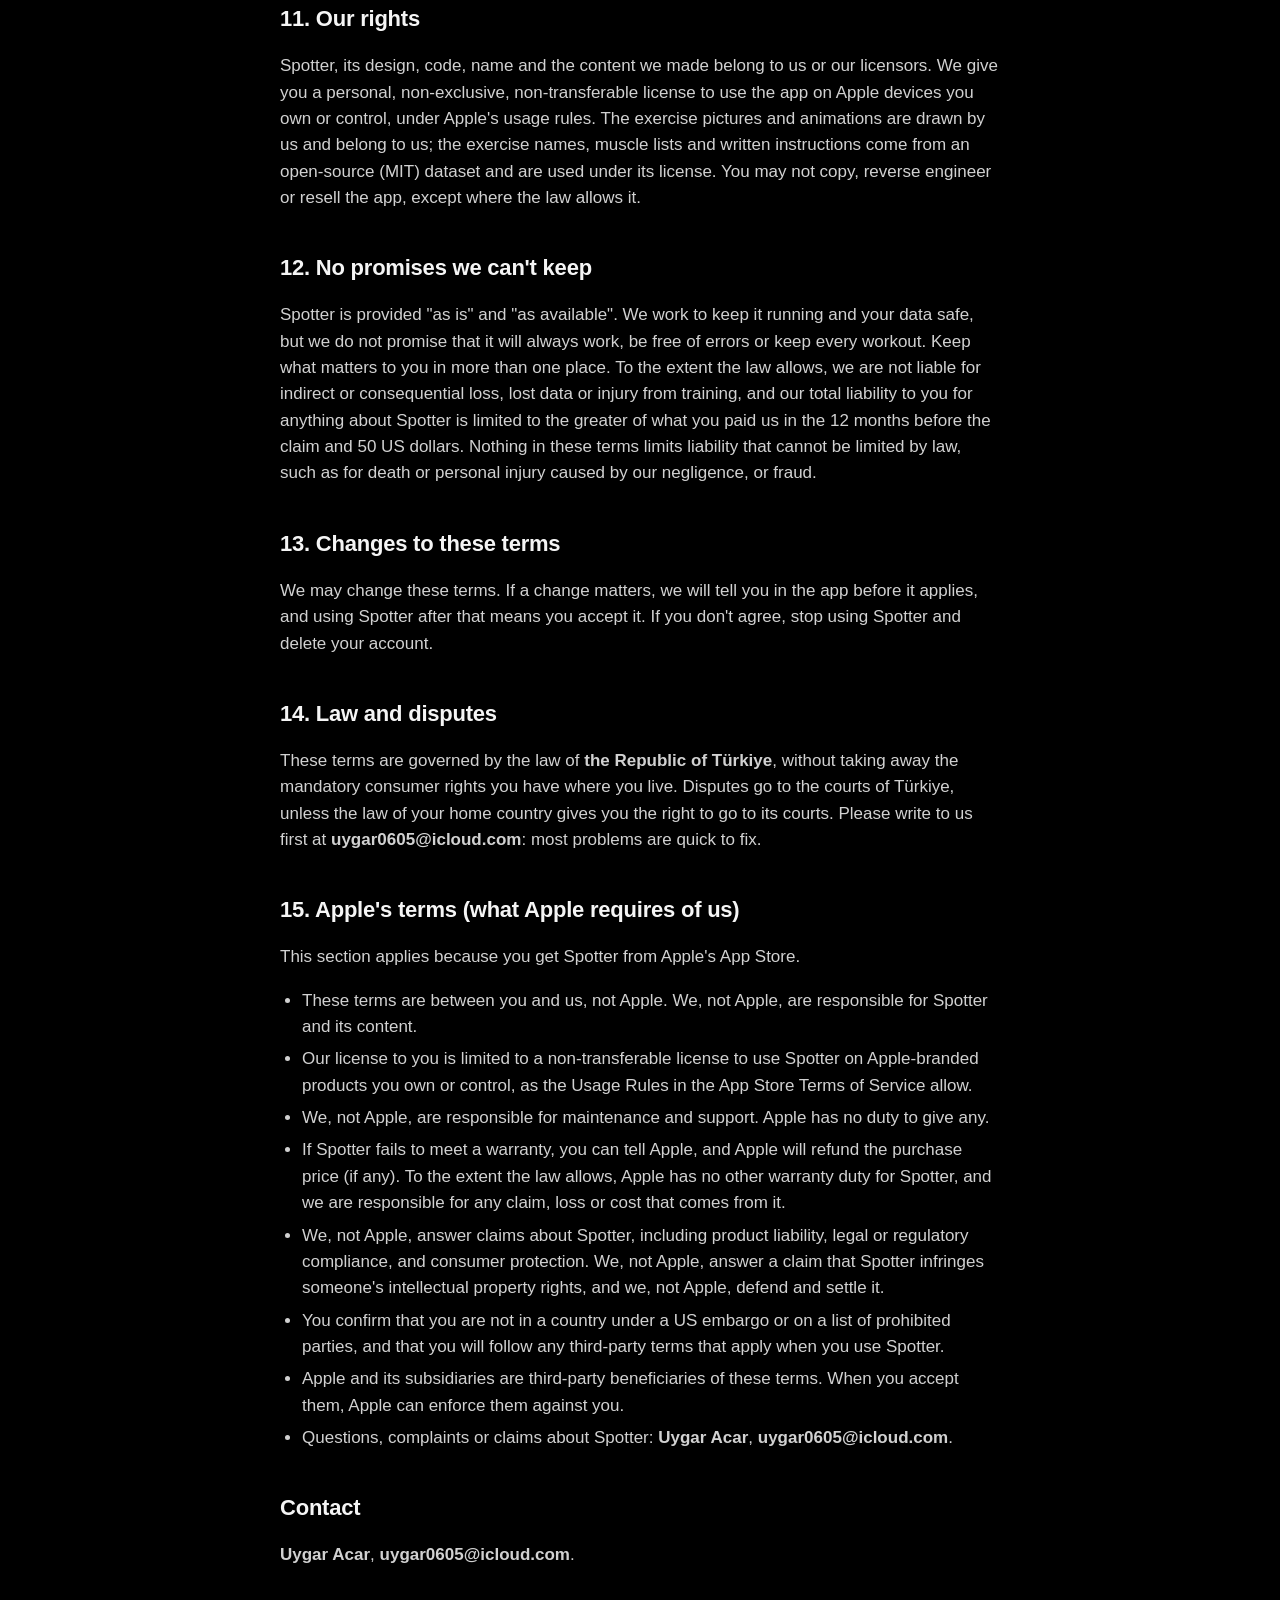
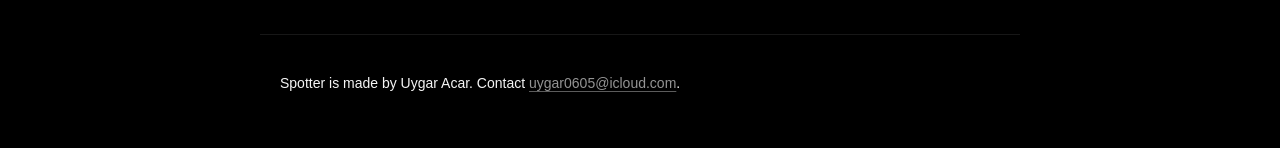
<file: terms/index.html>
<!doctype html>
<html lang="en">
<head>
<meta charset="utf-8">
<meta name="viewport" content="width=device-width, initial-scale=1">
<title>Terms of Use · Spotter</title>
<meta name="description" content="The terms for using Spotter and Spotter Premium.">
<link rel="stylesheet" href="../style.css">
</head>
<body>
<header class="bar"><a class="brand" href="../">SPOTTER<span>.</span></a>
<nav><a href="../privacy/">Privacy</a><a href="../terms/">Terms</a><a href="../support/">Support</a></nav></header>
<main class="doc">
<h1>Terms of Use</h1>
<p><strong>Effective date:</strong> 13 November 2026</p>
<p>These terms are the agreement between you and <strong>Uygar Acar</strong> ("we", "us") for the Spotter app, the Spotter Watch app, its widgets and the Spotter service. By using Spotter, or by signing in, you agree to them. If you don't, please don't use it. Our <a href="../privacy/">Privacy Policy</a> explains what we do with your data.</p>
<h2>1. Who can use Spotter</h2>
<p>You must be at least 13 years old (or the age of digital consent where you live, if higher). If you are under 18, a parent or guardian should agree to these terms with you. You can use Spotter without an account. To use the social features, sync, notifications and the AI coach you sign in (with Apple, with Google, or with an email address and a password), and you are responsible for keeping your password to yourself and for what happens under your account.</p>
<h2>2. What Spotter is</h2>
<p>Spotter helps you log workouts and keep promises to yourself and your friends. It includes a workout logger, routines, an exercise library, a weekly commitment, squads with a shared streak, nudges, challenges and duels, a feed, Apple Health and Apple Watch features, and an AI coach for Premium members. We keep improving it, so features change, move or stop. We will not take away something you paid for without a fair remedy.</p>
<h2>3. Your content and our license to show it</h2>
<p>What you post is yours: workouts, captions, photos, comments, nudges, your bio and names. You give us a worldwide, non-exclusive license to store, copy, resize and display it, only to run Spotter and only to the audience you chose (everyone, your followers, or only you). The license ends when you delete the content or your account, except for copies in backups for a short time and what other people already received (for example a nudge). You promise that you have the right to post what you post. Proof photos must show you, your workout or your gym. Do not post people who haven't agreed to it.</p>
<h2>4. Rules</h2>
<p>Spotter is a friendly place to train, and it has no tolerance for objectionable content or abusive users. You agree not to post, send or do any of the following:</p>
<ul><li>harassment, bullying or threats, including telling someone to hurt themselves;</li><li>hateful content about people's race, ethnicity, religion, gender, sexuality, disability or similar;</li><li>sexual or explicit content, or anything involving children in a sexual context;</li><li>graphic violence, or content that encourages self-harm, eating disorders or dangerous use of drugs;</li><li>spam, scams, ads or links that sell something;</li><li>pretending to be someone else, or a fake account;</li><li>anything illegal, or that infringes someone's rights;</li><li>attempts to break, overload or get around the app, its limits or its security, or to read other people's private data;</li><li>cheating at challenges, such as photos that aren't yours or scores you did not earn.</li></ul>
<p>Spotter filters some words automatically, and the filter will sometimes stop a message that is fine. Rephrase it.</p>
<h2>5. Reporting, blocking and what we do about it</h2>
<p>You can report any post, comment, person, message, squad or challenge, and block anyone, from inside the app. Reports are private. We review reports, aim to act on them within 24 hours, and may remove content, limit a feature, or suspend or close an account, with or without notice, when someone breaks these terms or puts others at risk. If you think we got it wrong, write to <strong>uygar0605@icloud.com</strong>.</p>
<p>Content that breaks these rules is removed, and the people who post it are removed from Spotter.</p>
<h2>6. Training safely</h2>
<p>Exercise has risks. Spotter is not a doctor, a physical therapist or a personal trainer, and nothing in it is medical advice. Talk to a doctor before you start or change a training program, especially if you are injured, pregnant, have a health condition or are returning after a break. Stop if something hurts or feels wrong. You train at your own risk. Nothing here limits a right you cannot give up by law.</p>
<h2>7. The AI coach</h2>
<p>The coach for Premium members answers training questions and builds programs with an AI model. It uses a summary of your training that Spotter sends to our AI provider, as the Privacy Policy describes. It can be wrong, it does not know your body, and its answers and programs are suggestions, not instructions or medical advice. There are daily limits, and when the coach cannot be reached the app answers on your phone. Do not put anything into the chat that you would not want processed as described in the Privacy Policy.</p>
<h2>8. Squads, forfeits and challenges</h2>
<p>Forfeits and stakes are social agreements between you and your friends: coffee, burpees on video, bragging rights. They are not money, we never hold or move money, and we are not a party to a forfeit. Do not use Spotter to bet, gamble or exchange money. Scores that count toward a challenge are calculated by our server from your workouts and proof photos, and our calculation is final.</p>
<h2>9. Premium subscriptions</h2>
<p>Spotter Premium is an auto-renewing subscription sold through the App Store. The plans and prices are shown in the app before you buy (at the time of writing, weekly and yearly, and a 7-day free trial on the yearly plan for new subscribers). Payment is charged to your Apple Account at confirmation of purchase, or at the end of the free trial. The subscription renews automatically unless you cancel it at least 24 hours before the end of the current period, and your account is charged for the renewal within 24 hours before the period ends. You can manage and cancel it in your Apple Account settings. Refunds are handled by Apple under its rules. If you buy while a free trial is running, the rest of the trial is forfeited. We may change prices for future periods; Apple will tell you and ask for your agreement where the law requires it. When Premium ends, you keep your data and the free features.</p>
<h2>10. Ending things</h2>
<p>You can stop using Spotter at any time, and you can delete your account in the app (Profile, Settings, Account, Delete account). Deleting your account does not cancel your subscription: cancel it with Apple. We can suspend or close your account as set out in section 5, or if we stop offering Spotter, in which case we will give you reasonable notice and a way to keep your data where we can.</p>
<h2>11. Our rights</h2>
<p>Spotter, its design, code, name and the content we made belong to us or our licensors. We give you a personal, non-exclusive, non-transferable license to use the app on Apple devices you own or control, under Apple's usage rules. The exercise pictures and animations are drawn by us and belong to us; the exercise names, muscle lists and written instructions come from an open-source (MIT) dataset and are used under its license. You may not copy, reverse engineer or resell the app, except where the law allows it.</p>
<h2>12. No promises we can't keep</h2>
<p>Spotter is provided "as is" and "as available". We work to keep it running and your data safe, but we do not promise that it will always work, be free of errors or keep every workout. Keep what matters to you in more than one place. To the extent the law allows, we are not liable for indirect or consequential loss, lost data or injury from training, and our total liability to you for anything about Spotter is limited to the greater of what you paid us in the 12 months before the claim and 50 US dollars. Nothing in these terms limits liability that cannot be limited by law, such as for death or personal injury caused by our negligence, or fraud.</p>
<h2>13. Changes to these terms</h2>
<p>We may change these terms. If a change matters, we will tell you in the app before it applies, and using Spotter after that means you accept it. If you don't agree, stop using Spotter and delete your account.</p>
<h2>14. Law and disputes</h2>
<p>These terms are governed by the law of <strong>the Republic of Türkiye</strong>, without taking away the mandatory consumer rights you have where you live. Disputes go to the courts of Türkiye, unless the law of your home country gives you the right to go to its courts. Please write to us first at <strong>uygar0605@icloud.com</strong>: most problems are quick to fix.</p>
<h2>15. Apple's terms (what Apple requires of us)</h2>
<p>This section applies because you get Spotter from Apple's App Store.</p>
<ul><li>These terms are between you and us, not Apple. We, not Apple, are responsible for Spotter and its content.</li><li>Our license to you is limited to a non-transferable license to use Spotter on Apple-branded products you own or control, as the Usage Rules in the App Store Terms of Service allow.</li><li>We, not Apple, are responsible for maintenance and support. Apple has no duty to give any.</li><li>If Spotter fails to meet a warranty, you can tell Apple, and Apple will refund the purchase price (if any). To the extent the law allows, Apple has no other warranty duty for Spotter, and we are responsible for any claim, loss or cost that comes from it.</li><li>We, not Apple, answer claims about Spotter, including product liability, legal or regulatory compliance, and consumer protection. We, not Apple, answer a claim that Spotter infringes someone's intellectual property rights, and we, not Apple, defend and settle it.</li><li>You confirm that you are not in a country under a US embargo or on a list of prohibited parties, and that you will follow any third-party terms that apply when you use Spotter.</li><li>Apple and its subsidiaries are third-party beneficiaries of these terms. When you accept them, Apple can enforce them against you.</li><li>Questions, complaints or claims about Spotter: <strong>Uygar Acar</strong>, <strong>uygar0605@icloud.com</strong>.</li></ul>
<h2>Contact</h2>
<p><strong>Uygar Acar</strong>, <strong>uygar0605@icloud.com</strong>.</p>
</main>
<footer><p>Spotter is made by Uygar Acar. Contact <a href="mailto:uygar0605@icloud.com">uygar0605@icloud.com</a>.</p></footer>
</body>
</html>
</file>
<file: style.css>
/* Spotter: true black, neutral greys, one volt accent. No gradients. */
:root {
  --bg: #000; --surface: #111; --raised: #1c1c1c; --line: rgba(255,255,255,.09);
  --text: #f5f5f5; --secondary: rgba(255,255,255,.58); --tertiary: rgba(255,255,255,.36);
  --volt: #d4ff3a; --on-volt: #000;
}
* { box-sizing: border-box; }
html { -webkit-text-size-adjust: 100%; }
body { margin: 0; background: var(--bg); color: var(--text); font: 17px/1.55 -apple-system, BlinkMacSystemFont, "SF Pro Text", "Helvetica Neue", Arial, sans-serif; }
a { color: var(--text); text-decoration-color: var(--tertiary); text-underline-offset: 3px; }
a:hover { text-decoration-color: var(--volt); }
.bar { display: flex; align-items: center; justify-content: space-between; max-width: 760px; margin: 0 auto; padding: 20px; }
.brand { font-weight: 800; letter-spacing: .18em; text-decoration: none; font-size: 15px; }
.brand span { color: var(--volt); }
nav a { margin-left: 18px; color: var(--secondary); text-decoration: none; font-size: 15px; }
nav a:hover { color: var(--text); }
main { max-width: 760px; margin: 0 auto; padding: 8px 20px 48px; }
h1 { font-size: 40px; line-height: 1.1; letter-spacing: -0.03em; margin: 24px 0 12px; }
h2 { font-size: 22px; letter-spacing: -0.01em; margin: 40px 0 10px; }
h3 { font-size: 18px; margin: 28px 0 8px; }
p, li { color: var(--text); }
.doc p, .doc li { color: rgba(255,255,255,.82); }
.lead { font-size: 20px; color: var(--secondary); max-width: 34em; }
.muted { color: var(--secondary); }
ul, ol { padding-left: 22px; }
li { margin: 6px 0; }
.table { overflow-x: auto; margin: 16px 0; }
table { border-collapse: collapse; width: 100%; font-size: 15px; }
th, td { text-align: left; vertical-align: top; padding: 10px 12px; border-bottom: 1px solid var(--line); }
th { color: var(--secondary); font-weight: 600; font-size: 13px; text-transform: uppercase; letter-spacing: .06em; }
.cards { display: grid; grid-template-columns: repeat(auto-fit, minmax(220px, 1fr)); gap: 12px; margin: 32px 0; }
.card { background: var(--surface); border-radius: 20px; padding: 20px; }
.card h3 { margin: 0 0 6px; font-size: 17px; }
.card p { margin: 0; color: var(--secondary); font-size: 15px; }
.eyebrow { font-size: 12px; font-weight: 600; letter-spacing: .1em; text-transform: uppercase; color: var(--secondary); }
.button { display: inline-block; background: var(--volt); color: var(--on-volt); font-weight: 600; text-decoration: none; padding: 14px 22px; border-radius: 999px; }
.button.secondary { background: var(--raised); color: var(--text); }
.qa { background: var(--surface); border-radius: 20px; padding: 4px 20px; margin: 16px 0; }
.qa details { border-bottom: 1px solid var(--line); padding: 14px 0; }
.qa details:last-child { border-bottom: 0; }
.qa summary { cursor: pointer; font-weight: 600; list-style: none; }
.qa summary::-webkit-details-marker { display: none; }
.qa p { color: var(--secondary); margin: 8px 0 0; }
footer { max-width: 760px; margin: 0 auto; padding: 24px 20px 40px; border-top: 1px solid var(--line); color: var(--tertiary); font-size: 14px; }
footer a { color: var(--secondary); }
@media (max-width: 520px) { h1 { font-size: 32px; } nav a { margin-left: 12px; } }

/* The banner a shared link (?u=handle) shows above the page. */
.invite { border: 1px solid #2c2c2e; background: #111; border-radius: 20px; padding: 20px 22px; margin: 0 0 36px; }
.invite[hidden] { display: none; }
.invite-title { font-size: 1.25rem; font-weight: 700; margin: 0 0 14px; color: #f5f5f5; }
.invite #invite-handle { color: #d4ff3a; }
</file>
